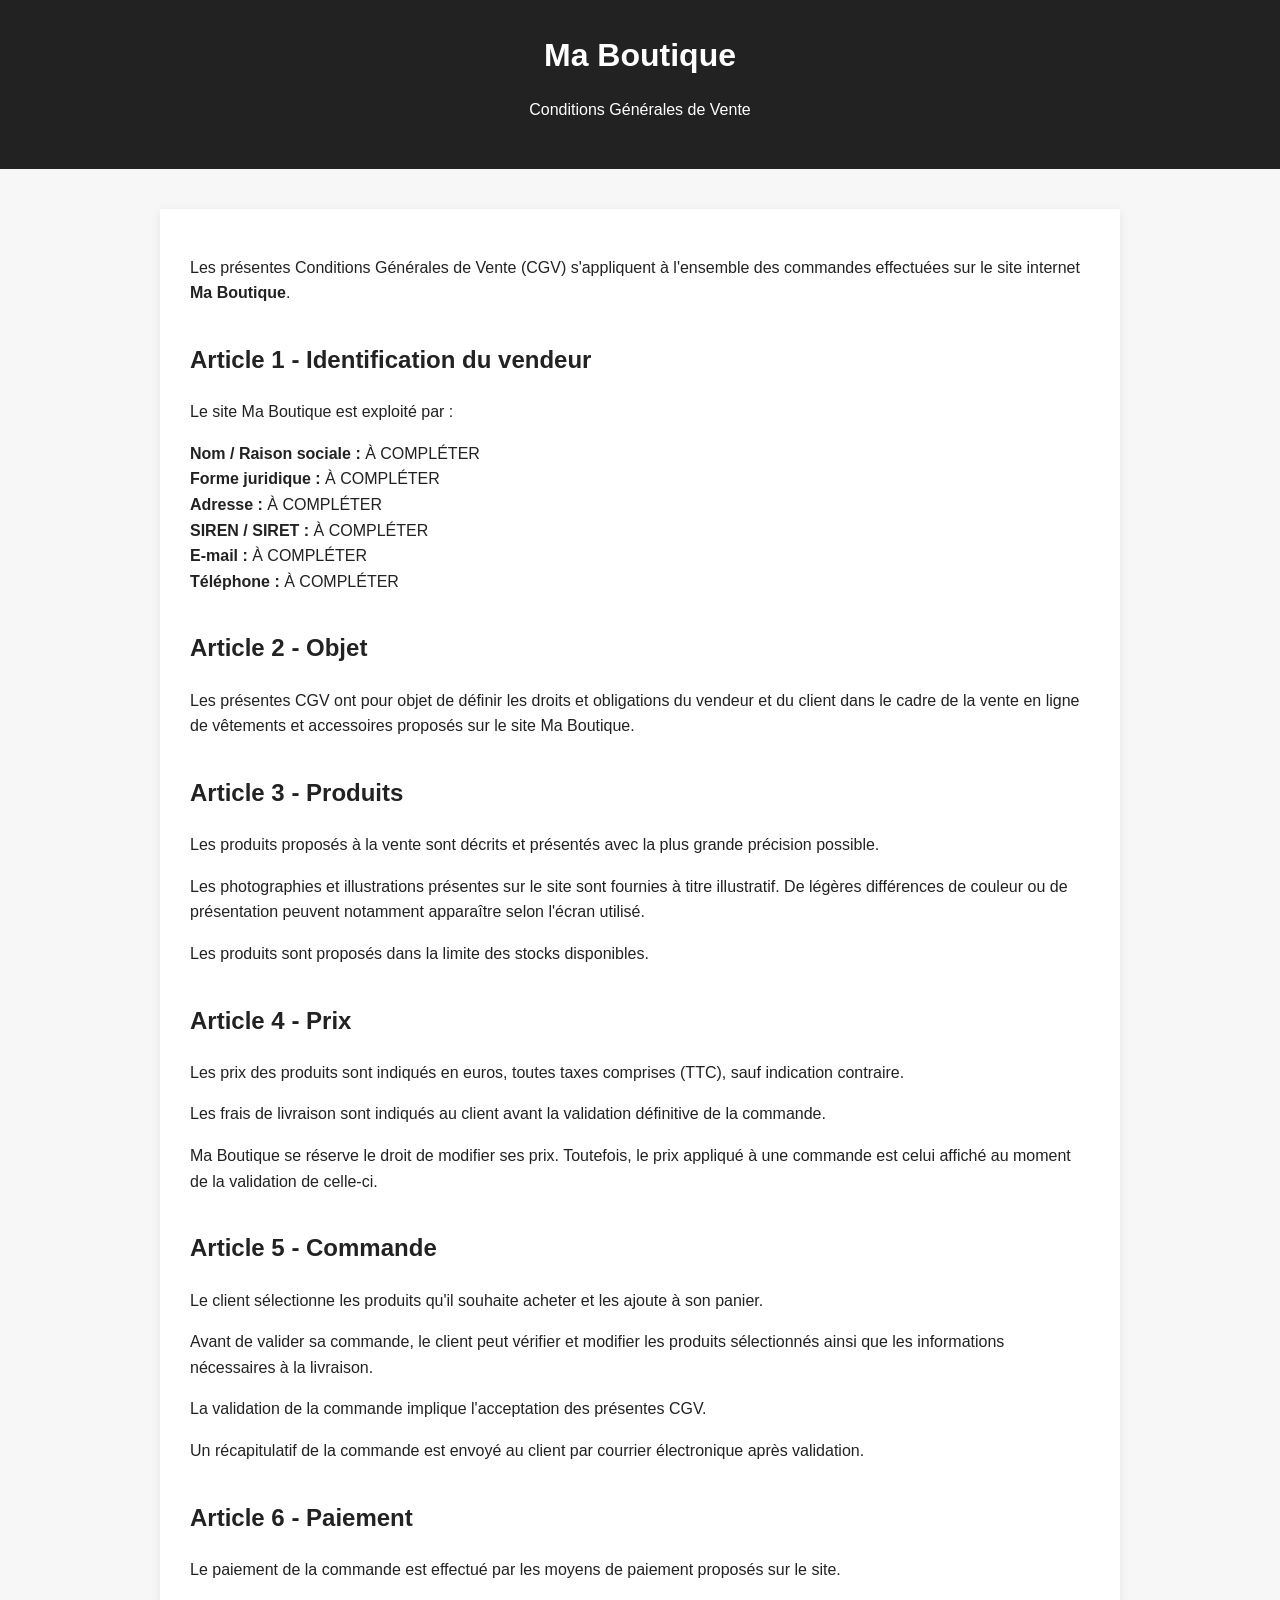
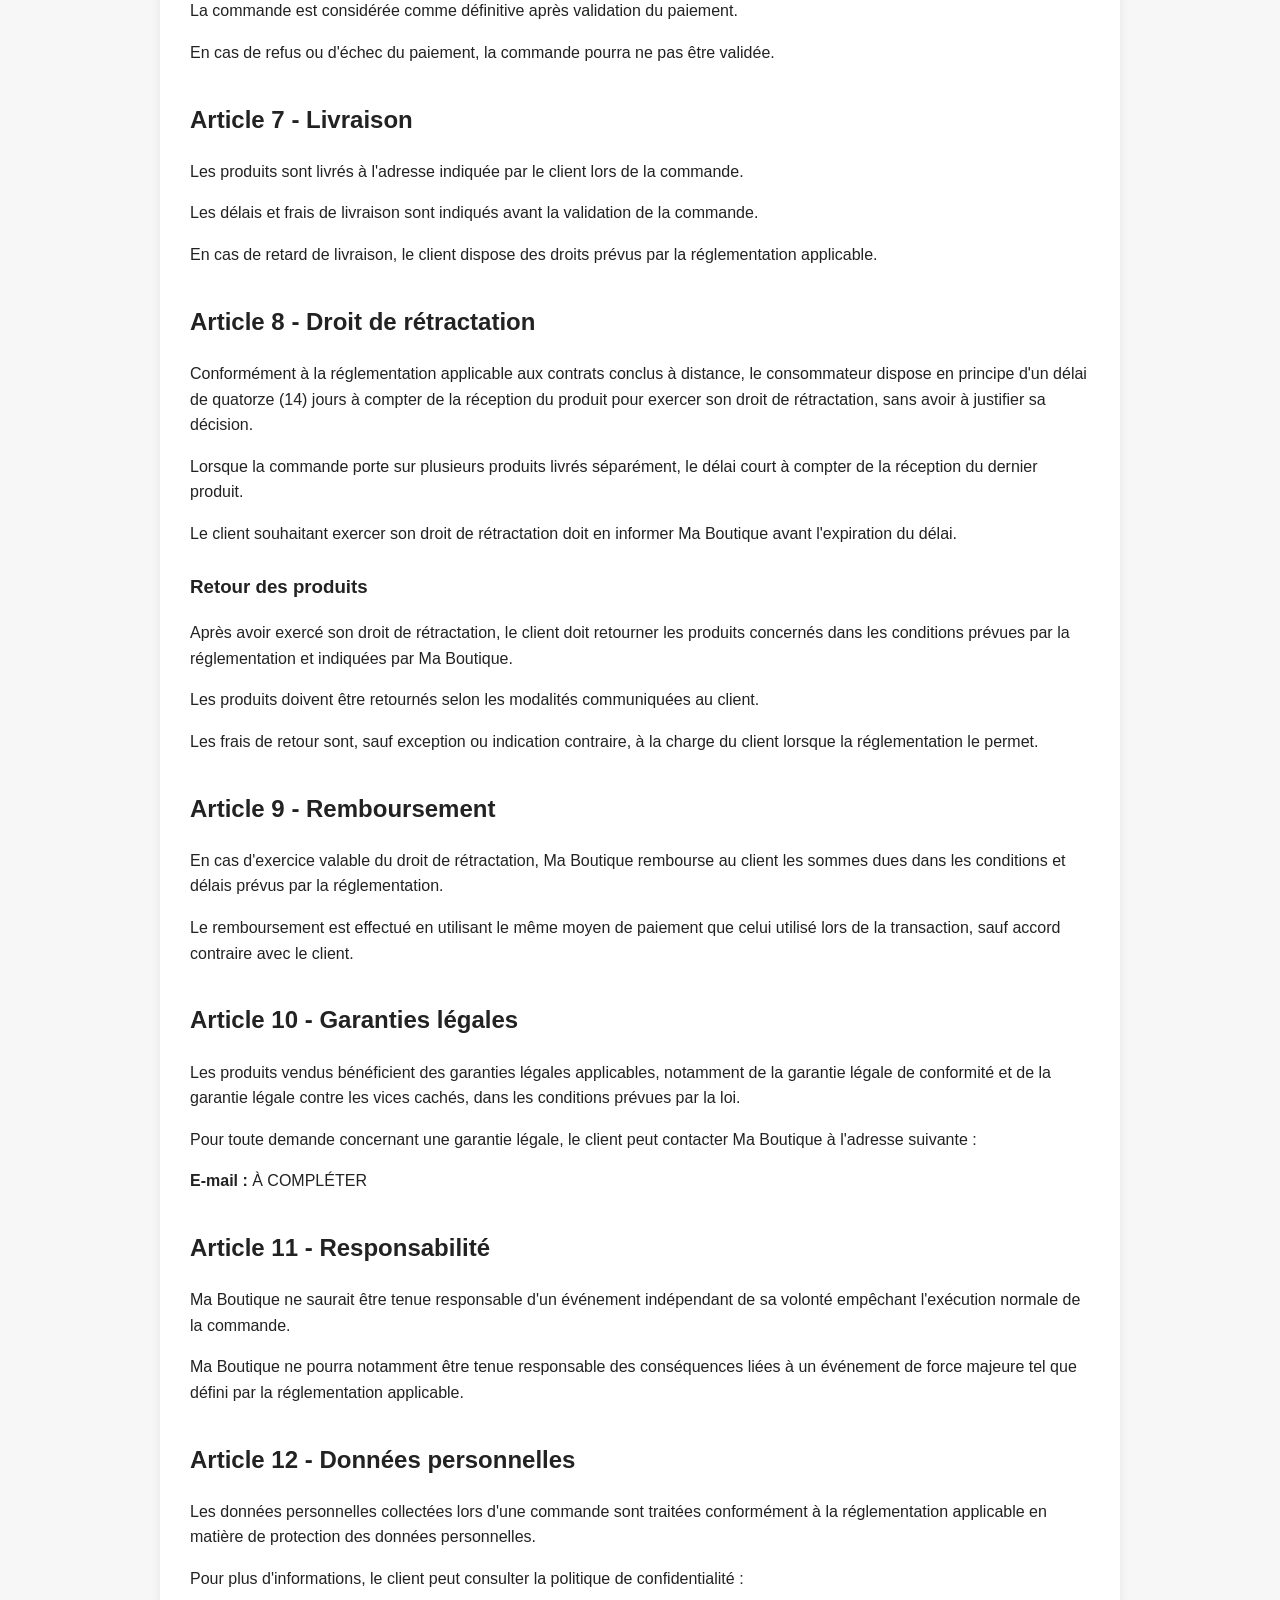
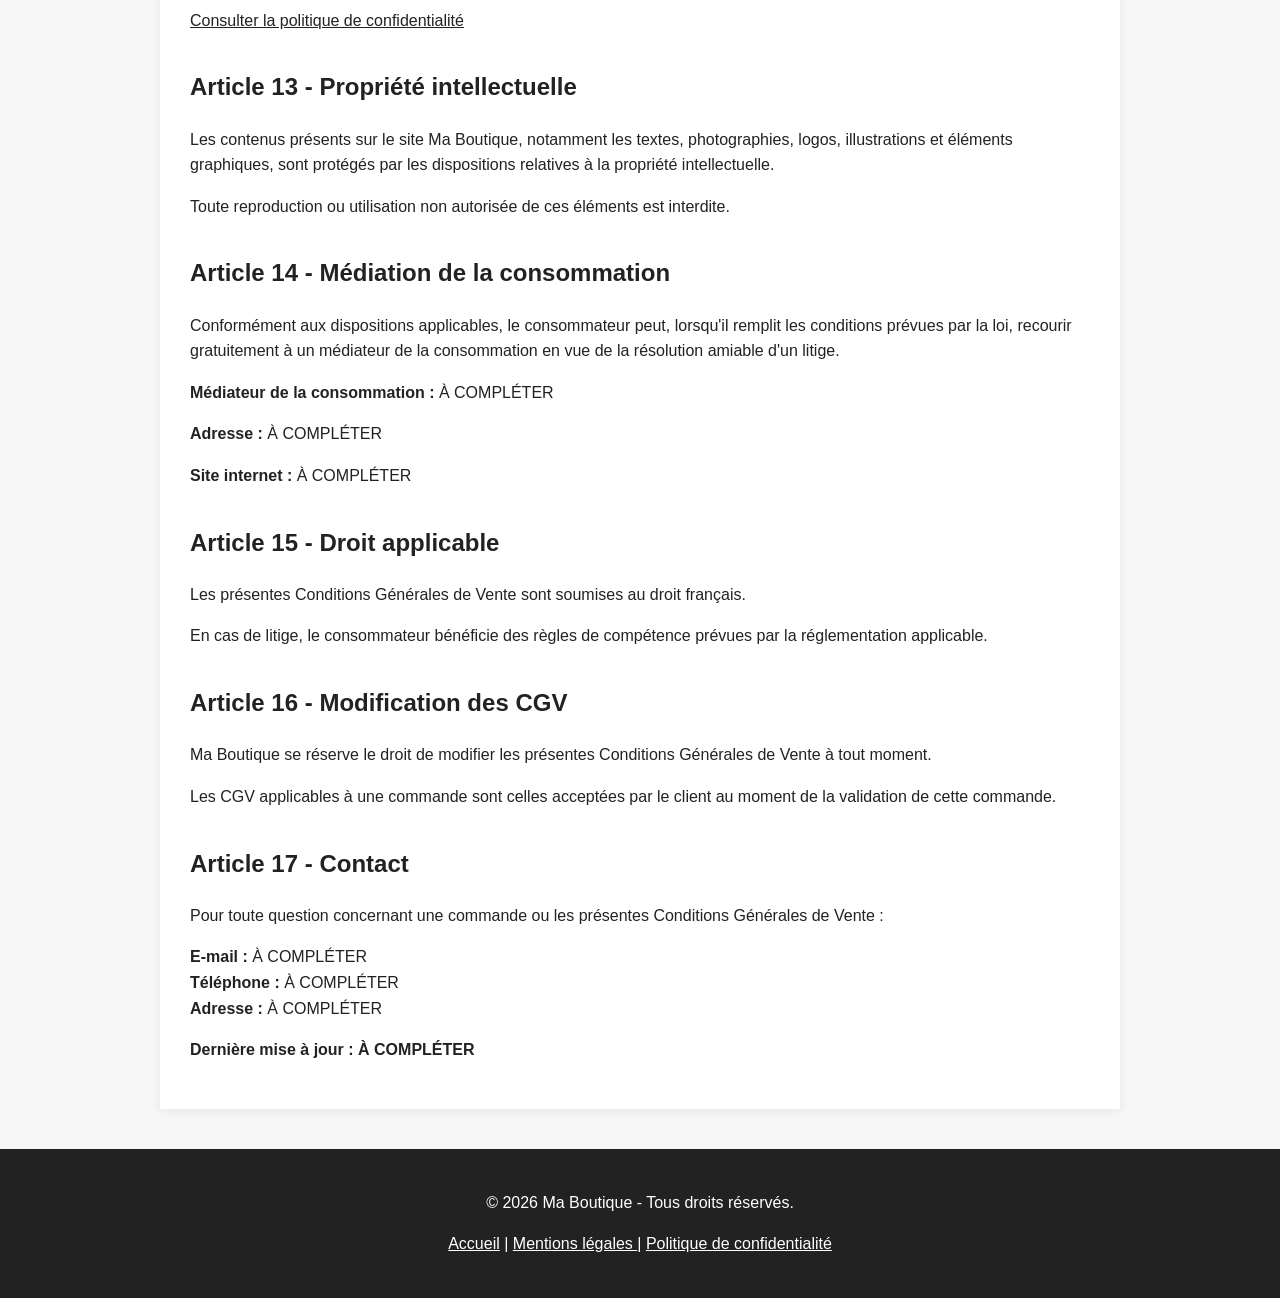
<file: cgv.html>
<!DOCTYPE html>
<html lang="fr">

<head>
    <meta charset="UTF-8">

    <meta name="viewport"
          content="width=device-width, initial-scale=1.0">

    <title>CGV - Ma Boutique</title>

    <meta name="description"
          content="Conditions générales de vente de Ma Boutique.">

    <style>
        /* Style général */
        body {
            font-family: Arial, sans-serif;
            line-height: 1.6;
            margin: 0;
            background-color: #f7f7f7;
            color: #222;
        }

        /* En-tête */
        header {
            background-color: #222;
            color: white;
            text-align: center;
            padding: 30px 20px;
        }

        header h1 {
            margin: 0;
        }

        /* Contenu */
        main {
            max-width: 900px;
            margin: 40px auto;
            padding: 30px;
            background-color: white;
            box-shadow: 0 2px 10px rgba(0, 0, 0, 0.08);
        }

        h2 {
            margin-top: 35px;
            color: #222;
        }

        h3 {
            margin-top: 25px;
        }

        /* Liens */
        a {
            color: #222;
        }

        /* Pied de page */
        footer {
            background-color: #222;
            color: white;
            text-align: center;
            padding: 25px;
            margin-top: 40px;
        }

        footer a {
            color: white;
        }
    </style>
</head>

<body>

    <!-- En-tête -->
    <header>

        <h1>Ma Boutique</h1>

        <p>Conditions Générales de Vente</p>

    </header>


    <!-- Contenu des CGV -->
    <main>

        <p>
            Les présentes Conditions Générales de Vente (CGV)
            s'appliquent à l'ensemble des commandes effectuées
            sur le site internet <strong>Ma Boutique</strong>.
        </p>


        <h2>Article 1 - Identification du vendeur</h2>

        <p>
            Le site Ma Boutique est exploité par :
        </p>

        <p>
            <strong>Nom / Raison sociale :</strong> À COMPLÉTER<br>

            <strong>Forme juridique :</strong> À COMPLÉTER<br>

            <strong>Adresse :</strong> À COMPLÉTER<br>

            <strong>SIREN / SIRET :</strong> À COMPLÉTER<br>

            <strong>E-mail :</strong> À COMPLÉTER<br>

            <strong>Téléphone :</strong> À COMPLÉTER
        </p>


        <h2>Article 2 - Objet</h2>

        <p>
            Les présentes CGV ont pour objet de définir les droits
            et obligations du vendeur et du client dans le cadre de
            la vente en ligne de vêtements et accessoires proposés
            sur le site Ma Boutique.
        </p>


        <h2>Article 3 - Produits</h2>

        <p>
            Les produits proposés à la vente sont décrits et
            présentés avec la plus grande précision possible.
        </p>

        <p>
            Les photographies et illustrations présentes sur le site
            sont fournies à titre illustratif. De légères différences
            de couleur ou de présentation peuvent notamment apparaître
            selon l'écran utilisé.
        </p>

        <p>
            Les produits sont proposés dans la limite des stocks
            disponibles.
        </p>


        <h2>Article 4 - Prix</h2>

        <p>
            Les prix des produits sont indiqués en euros, toutes taxes
            comprises (TTC), sauf indication contraire.
        </p>

        <p>
            Les frais de livraison sont indiqués au client avant
            la validation définitive de la commande.
        </p>

        <p>
            Ma Boutique se réserve le droit de modifier ses prix.
            Toutefois, le prix appliqué à une commande est celui
            affiché au moment de la validation de celle-ci.
        </p>


        <h2>Article 5 - Commande</h2>

        <p>
            Le client sélectionne les produits qu'il souhaite acheter
            et les ajoute à son panier.
        </p>

        <p>
            Avant de valider sa commande, le client peut vérifier
            et modifier les produits sélectionnés ainsi que les
            informations nécessaires à la livraison.
        </p>

        <p>
            La validation de la commande implique l'acceptation
            des présentes CGV.
        </p>

        <p>
            Un récapitulatif de la commande est envoyé au client
            par courrier électronique après validation.
        </p>


        <h2>Article 6 - Paiement</h2>

        <p>
            Le paiement de la commande est effectué par les moyens
            de paiement proposés sur le site.
        </p>

        <p>
            La commande est considérée comme définitive après
            validation du paiement.
        </p>

        <p>
            En cas de refus ou d'échec du paiement, la commande
            pourra ne pas être validée.
        </p>


        <h2>Article 7 - Livraison</h2>

        <p>
            Les produits sont livrés à l'adresse indiquée par
            le client lors de la commande.
        </p>

        <p>
            Les délais et frais de livraison sont indiqués avant
            la validation de la commande.
        </p>

        <p>
            En cas de retard de livraison, le client dispose des
            droits prévus par la réglementation applicable.
        </p>


        <h2>Article 8 - Droit de rétractation</h2>

        <p>
            Conformément à la réglementation applicable aux contrats
            conclus à distance, le consommateur dispose en principe
            d'un délai de quatorze (14) jours à compter de la réception
            du produit pour exercer son droit de rétractation,
            sans avoir à justifier sa décision.
        </p>

        <p>
            Lorsque la commande porte sur plusieurs produits livrés
            séparément, le délai court à compter de la réception
            du dernier produit.
        </p>

        <p>
            Le client souhaitant exercer son droit de rétractation
            doit en informer Ma Boutique avant l'expiration du délai.
        </p>

        <h3>Retour des produits</h3>

        <p>
            Après avoir exercé son droit de rétractation, le client
            doit retourner les produits concernés dans les conditions
            prévues par la réglementation et indiquées par Ma Boutique.
        </p>

        <p>
            Les produits doivent être retournés selon les modalités
            communiquées au client.
        </p>

        <p>
            Les frais de retour sont, sauf exception ou indication
            contraire, à la charge du client lorsque la réglementation
            le permet.
        </p>


        <h2>Article 9 - Remboursement</h2>

        <p>
            En cas d'exercice valable du droit de rétractation,
            Ma Boutique rembourse au client les sommes dues dans
            les conditions et délais prévus par la réglementation.
        </p>

        <p>
            Le remboursement est effectué en utilisant le même moyen
            de paiement que celui utilisé lors de la transaction,
            sauf accord contraire avec le client.
        </p>


        <h2>Article 10 - Garanties légales</h2>

        <p>
            Les produits vendus bénéficient des garanties légales
            applicables, notamment de la garantie légale de conformité
            et de la garantie légale contre les vices cachés,
            dans les conditions prévues par la loi.
        </p>

        <p>
            Pour toute demande concernant une garantie légale,
            le client peut contacter Ma Boutique à l'adresse suivante :
        </p>

        <p>
            <strong>E-mail :</strong> À COMPLÉTER
        </p>


        <h2>Article 11 - Responsabilité</h2>

        <p>
            Ma Boutique ne saurait être tenue responsable d'un
            événement indépendant de sa volonté empêchant
            l'exécution normale de la commande.
        </p>

        <p>
            Ma Boutique ne pourra notamment être tenue responsable
            des conséquences liées à un événement de force majeure
            tel que défini par la réglementation applicable.
        </p>


        <h2>Article 12 - Données personnelles</h2>

        <p>
            Les données personnelles collectées lors d'une commande
            sont traitées conformément à la réglementation applicable
            en matière de protection des données personnelles.
        </p>

        <p>
            Pour plus d'informations, le client peut consulter
            la politique de confidentialité :
        </p>

        <p>
            <a href="politique-confidentialite.html">
                Consulter la politique de confidentialité
            </a>
        </p>


        <h2>Article 13 - Propriété intellectuelle</h2>

        <p>
            Les contenus présents sur le site Ma Boutique, notamment
            les textes, photographies, logos, illustrations et éléments
            graphiques, sont protégés par les dispositions relatives
            à la propriété intellectuelle.
        </p>

        <p>
            Toute reproduction ou utilisation non autorisée de ces
            éléments est interdite.
        </p>


        <h2>Article 14 - Médiation de la consommation</h2>

        <p>
            Conformément aux dispositions applicables, le consommateur
            peut, lorsqu'il remplit les conditions prévues par la loi,
            recourir gratuitement à un médiateur de la consommation
            en vue de la résolution amiable d'un litige.
        </p>

        <p>
            <strong>Médiateur de la consommation :</strong>
            À COMPLÉTER
        </p>

        <p>
            <strong>Adresse :</strong> À COMPLÉTER
        </p>

        <p>
            <strong>Site internet :</strong> À COMPLÉTER
        </p>


        <h2>Article 15 - Droit applicable</h2>

        <p>
            Les présentes Conditions Générales de Vente sont soumises
            au droit français.
        </p>

        <p>
            En cas de litige, le consommateur bénéficie des règles
            de compétence prévues par la réglementation applicable.
        </p>


        <h2>Article 16 - Modification des CGV</h2>

        <p>
            Ma Boutique se réserve le droit de modifier les présentes
            Conditions Générales de Vente à tout moment.
        </p>

        <p>
            Les CGV applicables à une commande sont celles acceptées
            par le client au moment de la validation de cette commande.
        </p>


        <h2>Article 17 - Contact</h2>

        <p>
            Pour toute question concernant une commande ou les
            présentes Conditions Générales de Vente :
        </p>

        <p>
            <strong>E-mail :</strong> À COMPLÉTER<br>

            <strong>Téléphone :</strong> À COMPLÉTER<br>

            <strong>Adresse :</strong> À COMPLÉTER
        </p>


        <p>
            <strong>
                Dernière mise à jour : À COMPLÉTER
            </strong>
        </p>

    </main>


    <!-- Pied de page -->
    <footer>

        <p>
            &copy; 2026 Ma Boutique - Tous droits réservés.
        </p>

        <p>
            <a href="index.html">Accueil</a> |
            <a href="mentions-legales.html">
                Mentions légales
            </a> |
            <a href="politique-confidentialite.html">
                Politique de confidentialité
            </a>
        </p>

    </footer>

</body>

</html>
</file>
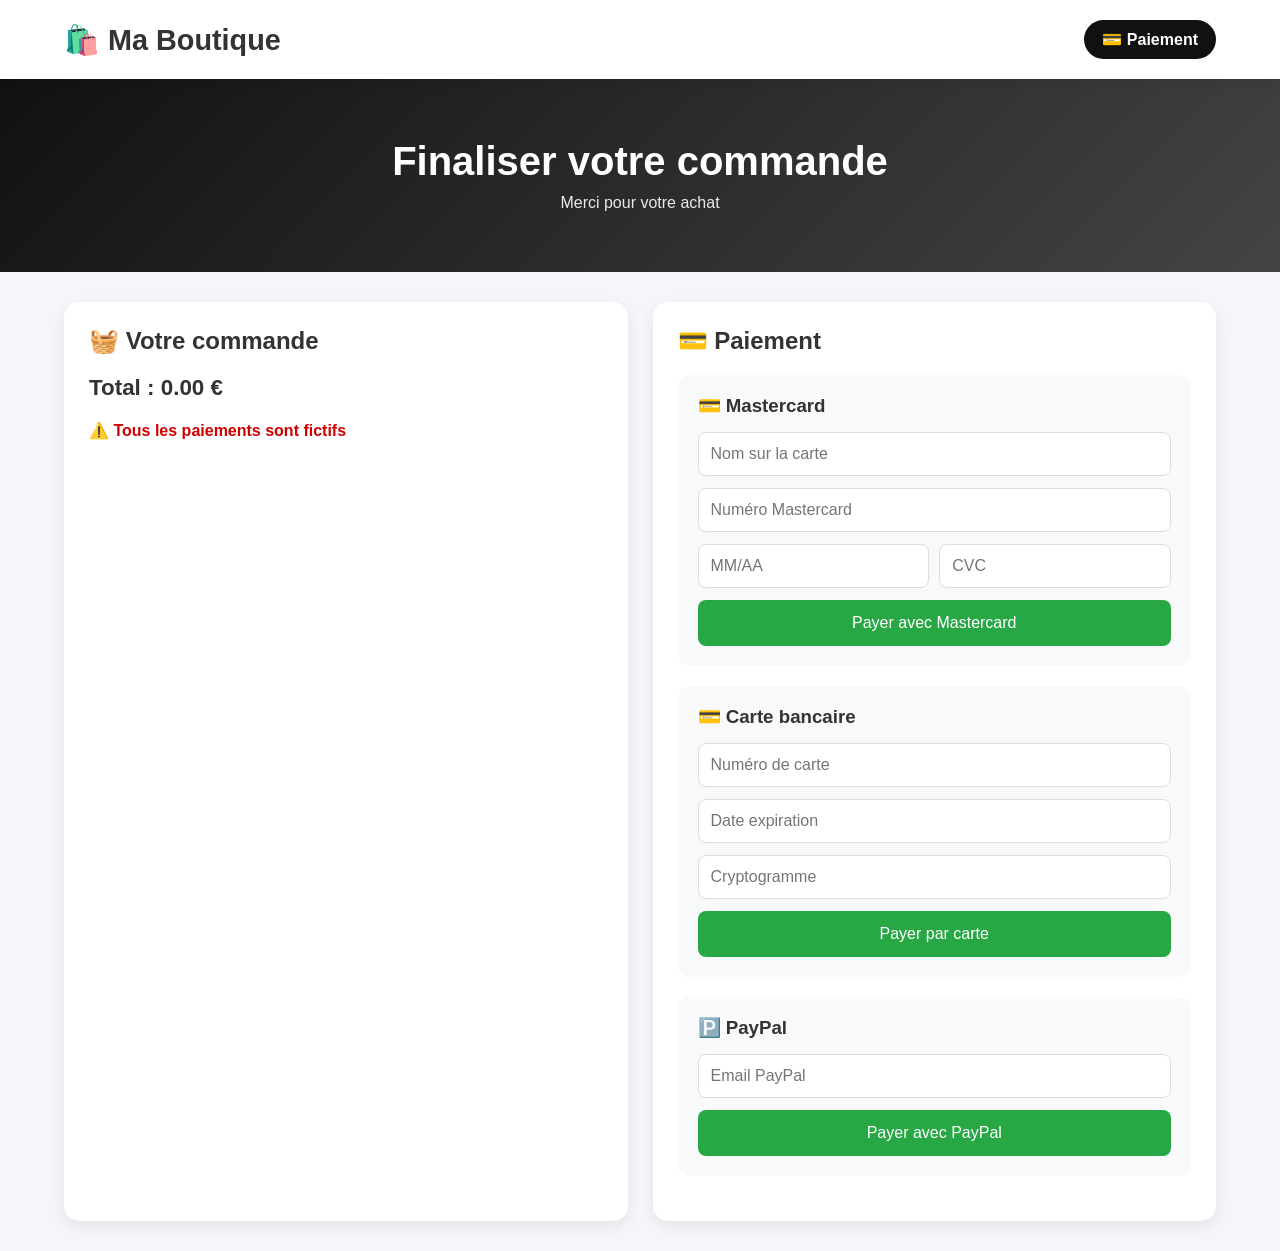
<file: checkout.html>
<!DOCTYPE html>
<html lang="fr">

<head>

<meta charset="UTF-8">

<meta name="viewport" content="width=device-width, initial-scale=1.0">

<title>Paiement - Ma Boutique</title>


<link rel="stylesheet" href="checkout.css">


</head>


<body>



<header>


<div class="logo">
🛍️ Ma Boutique
</div>


<div class="cart-header">

💳 Paiement

</div>


</header>





<section class="hero">


<h1>
Finaliser votre commande
</h1>


<p>
Merci pour votre achat
</p>


</section>







<main>



<section class="checkout-grid">






<!-- RESUME -->


<div class="checkout-box">


<h2>
🧺 Votre commande
</h2>



<div id="summary">

</div>



<div class="total">

Total :
<span id="checkout-total">
0.00
</span>
€

</div>



<p class="warning">

⚠️ Tous les paiements sont fictifs

</p>


</div>









<!-- PAIEMENT -->


<div class="checkout-box">



<h2>
💳 Paiement
</h2>





<div class="payment-card">



<h3>
💳 Mastercard
</h3>



<input
type="text"
placeholder="Nom sur la carte">



<input
type="text"
placeholder="Numéro Mastercard">





<div class="card-row">


<input
type="text"
placeholder="MM/AA">


<input
type="text"
placeholder="CVC">


</div>





<button onclick="fakePayment('Mastercard')">

Payer avec Mastercard

</button>



</div>








<div class="payment-card">


<h3>
💳 Carte bancaire
</h3>



<input
type="text"
placeholder="Numéro de carte">


<input
type="text"
placeholder="Date expiration">


<input
type="text"
placeholder="Cryptogramme">



<button onclick="fakePayment('Carte bancaire')">

Payer par carte

</button>



</div>










<div class="payment-card">


<h3>
🅿️ PayPal
</h3>



<input
type="email"
placeholder="Email PayPal">





<button onclick="fakePayment('PayPal')">

Payer avec PayPal

</button>




</div>





</div>





</section>



</main>






<script src="checkout.js"></script>



</body>


</html>
</file>
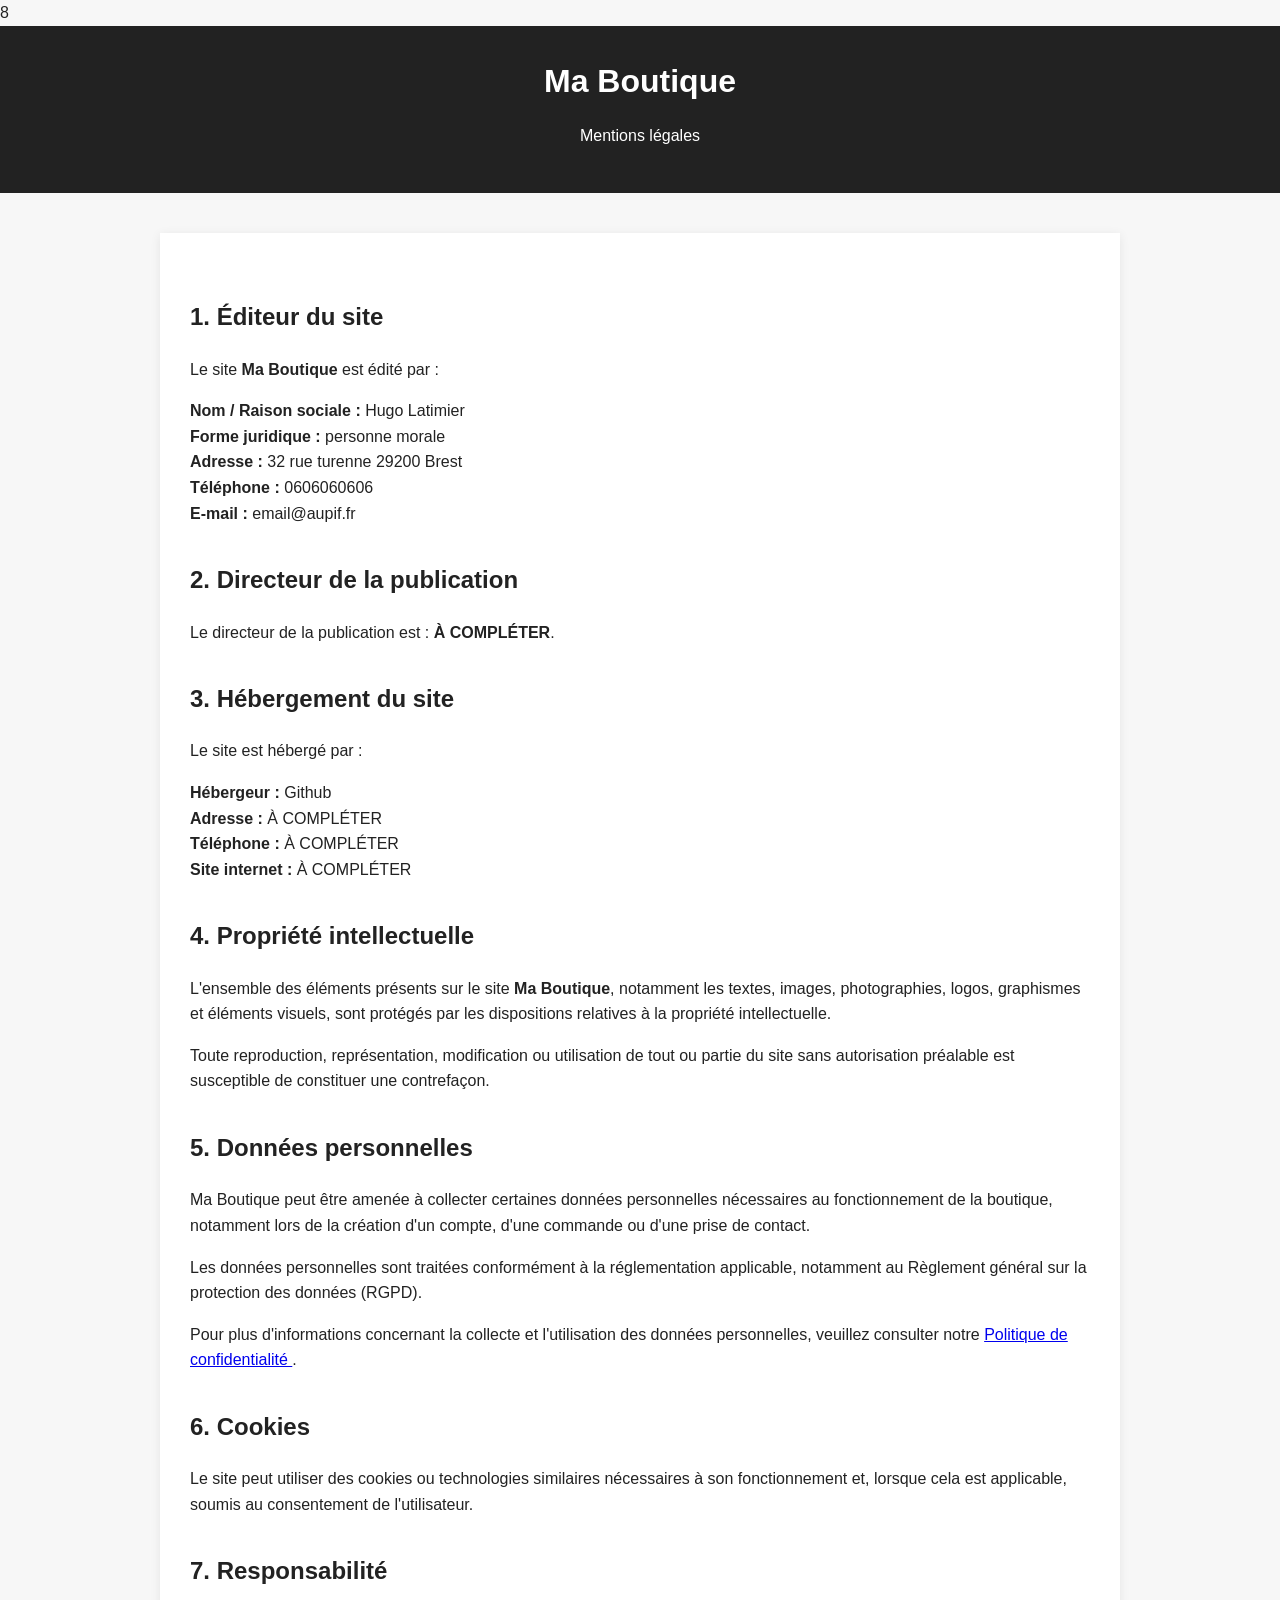
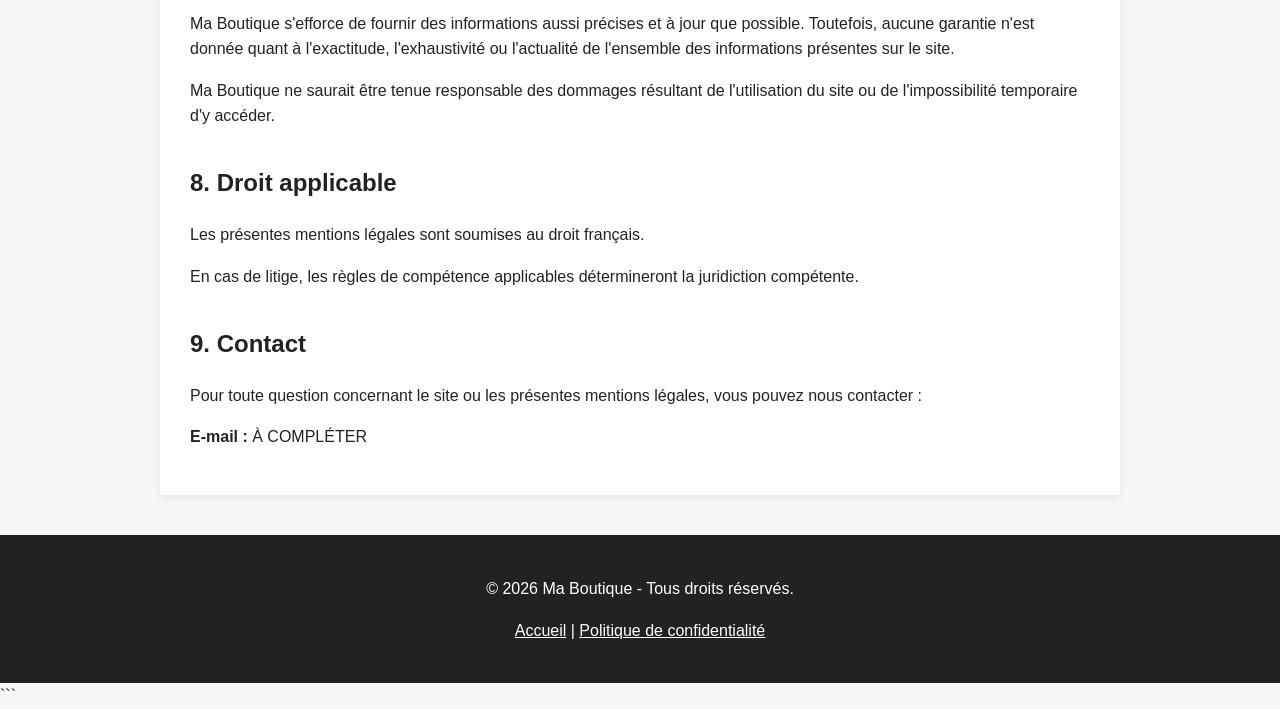
<file: mentionslegales.html>
8<!DOCTYPE html>
<html lang="fr">
<head>
    <meta charset="UTF-8">
    <meta name="viewport" content="width=device-width, initial-scale=1.0">

    <title>Mentions légales - Ma Boutique</title>

    <meta name="description"
          content="Mentions légales de Ma Boutique, boutique en ligne de vêtements.">

    <style>
        /* Style général de la page */
        body {
            font-family: Arial, sans-serif;
            line-height: 1.6;
            margin: 0;
            padding: 0;
            background-color: #f7f7f7;
            color: #222;
        }

        /* En-tête */
        header {
            background-color: #222;
            color: white;
            padding: 30px 20px;
            text-align: center;
        }

        header h1 {
            margin: 0;
        }

        /* Contenu principal */
        main {
            max-width: 900px;
            margin: 40px auto;
            padding: 30px;
            background-color: white;
            box-shadow: 0 2px 10px rgba(0, 0, 0, 0.08);
        }

        h2 {
            margin-top: 35px;
            color: #222;
        }

        p {
            margin-bottom: 15px;
        }

        /* Pied de page */
        footer {
            text-align: center;
            padding: 25px;
            background-color: #222;
            color: white;
            margin-top: 40px;
        }

        footer a {
            color: white;
        }
    </style>
</head>

<body>

    <!-- En-tête -->
    <header>
        <h1>Ma Boutique</h1>
        <p>Mentions légales</p>
    </header>


    <!-- Contenu des mentions légales -->
    <main>

        <h2>1. Éditeur du site</h2>

        <p>
            Le site <strong>Ma Boutique</strong> est édité par :
        </p>

        <p>
            <strong>Nom / Raison sociale :</strong> Hugo Latimier<br>
            <strong>Forme juridique :</strong> personne morale<br>
            <strong>Adresse :</strong> 32 rue turenne 29200 Brest<br>
            <strong>Téléphone :</strong> 0606060606<br>
            <strong>E-mail :</strong> email@aupif.fr
        </p>


        <h2>2. Directeur de la publication</h2>

        <p>
            Le directeur de la publication est :
            <strong>À COMPLÉTER</strong>.
        </p>


        <h2>3. Hébergement du site</h2>

        <p>
            Le site est hébergé par :
        </p>

        <p>
            <strong>Hébergeur :</strong> Github<br>
            <strong>Adresse :</strong> À COMPLÉTER<br>
            <strong>Téléphone :</strong> À COMPLÉTER<br>
            <strong>Site internet :</strong> À COMPLÉTER
        </p>


        <h2>4. Propriété intellectuelle</h2>

        <p>
            L'ensemble des éléments présents sur le site
            <strong>Ma Boutique</strong>, notamment les textes, images,
            photographies, logos, graphismes et éléments visuels, sont
            protégés par les dispositions relatives à la propriété
            intellectuelle.
        </p>

        <p>
            Toute reproduction, représentation, modification ou utilisation
            de tout ou partie du site sans autorisation préalable est
            susceptible de constituer une contrefaçon.
        </p>


        <h2>5. Données personnelles</h2>

        <p>
            Ma Boutique peut être amenée à collecter certaines données
            personnelles nécessaires au fonctionnement de la boutique,
            notamment lors de la création d'un compte, d'une commande ou
            d'une prise de contact.
        </p>

        <p>
            Les données personnelles sont traitées conformément à la
            réglementation applicable, notamment au Règlement général sur
            la protection des données (RGPD).
        </p>

        <p>
            Pour plus d'informations concernant la collecte et l'utilisation
            des données personnelles, veuillez consulter notre
            <a href="politique-confidentialite.html">
                Politique de confidentialité
            </a>.
        </p>


        <h2>6. Cookies</h2>

        <p>
            Le site peut utiliser des cookies ou technologies similaires
            nécessaires à son fonctionnement et, lorsque cela est applicable,
            soumis au consentement de l'utilisateur.
        </p>


        <h2>7. Responsabilité</h2>

        <p>
            Ma Boutique s'efforce de fournir des informations aussi
            précises et à jour que possible. Toutefois, aucune garantie
            n'est donnée quant à l'exactitude, l'exhaustivité ou
            l'actualité de l'ensemble des informations présentes sur le site.
        </p>

        <p>
            Ma Boutique ne saurait être tenue responsable des dommages
            résultant de l'utilisation du site ou de l'impossibilité
            temporaire d'y accéder.
        </p>


        <h2>8. Droit applicable</h2>

        <p>
            Les présentes mentions légales sont soumises au droit français.
        </p>

        <p>
            En cas de litige, les règles de compétence applicables
            détermineront la juridiction compétente.
        </p>


        <h2>9. Contact</h2>

        <p>
            Pour toute question concernant le site ou les présentes
            mentions légales, vous pouvez nous contacter :
        </p>

        <p>
            <strong>E-mail :</strong> À COMPLÉTER
        </p>

    </main>


    <!-- Pied de page -->
    <footer>
        <p>&copy; 2026 Ma Boutique - Tous droits réservés.</p>

        <p>
            <a href="index.html">Accueil</a> |
            <a href="politique-confidentialite.html">
                Politique de confidentialité
            </a>
        </p>
    </footer>

</body>
</html>
```
</file>
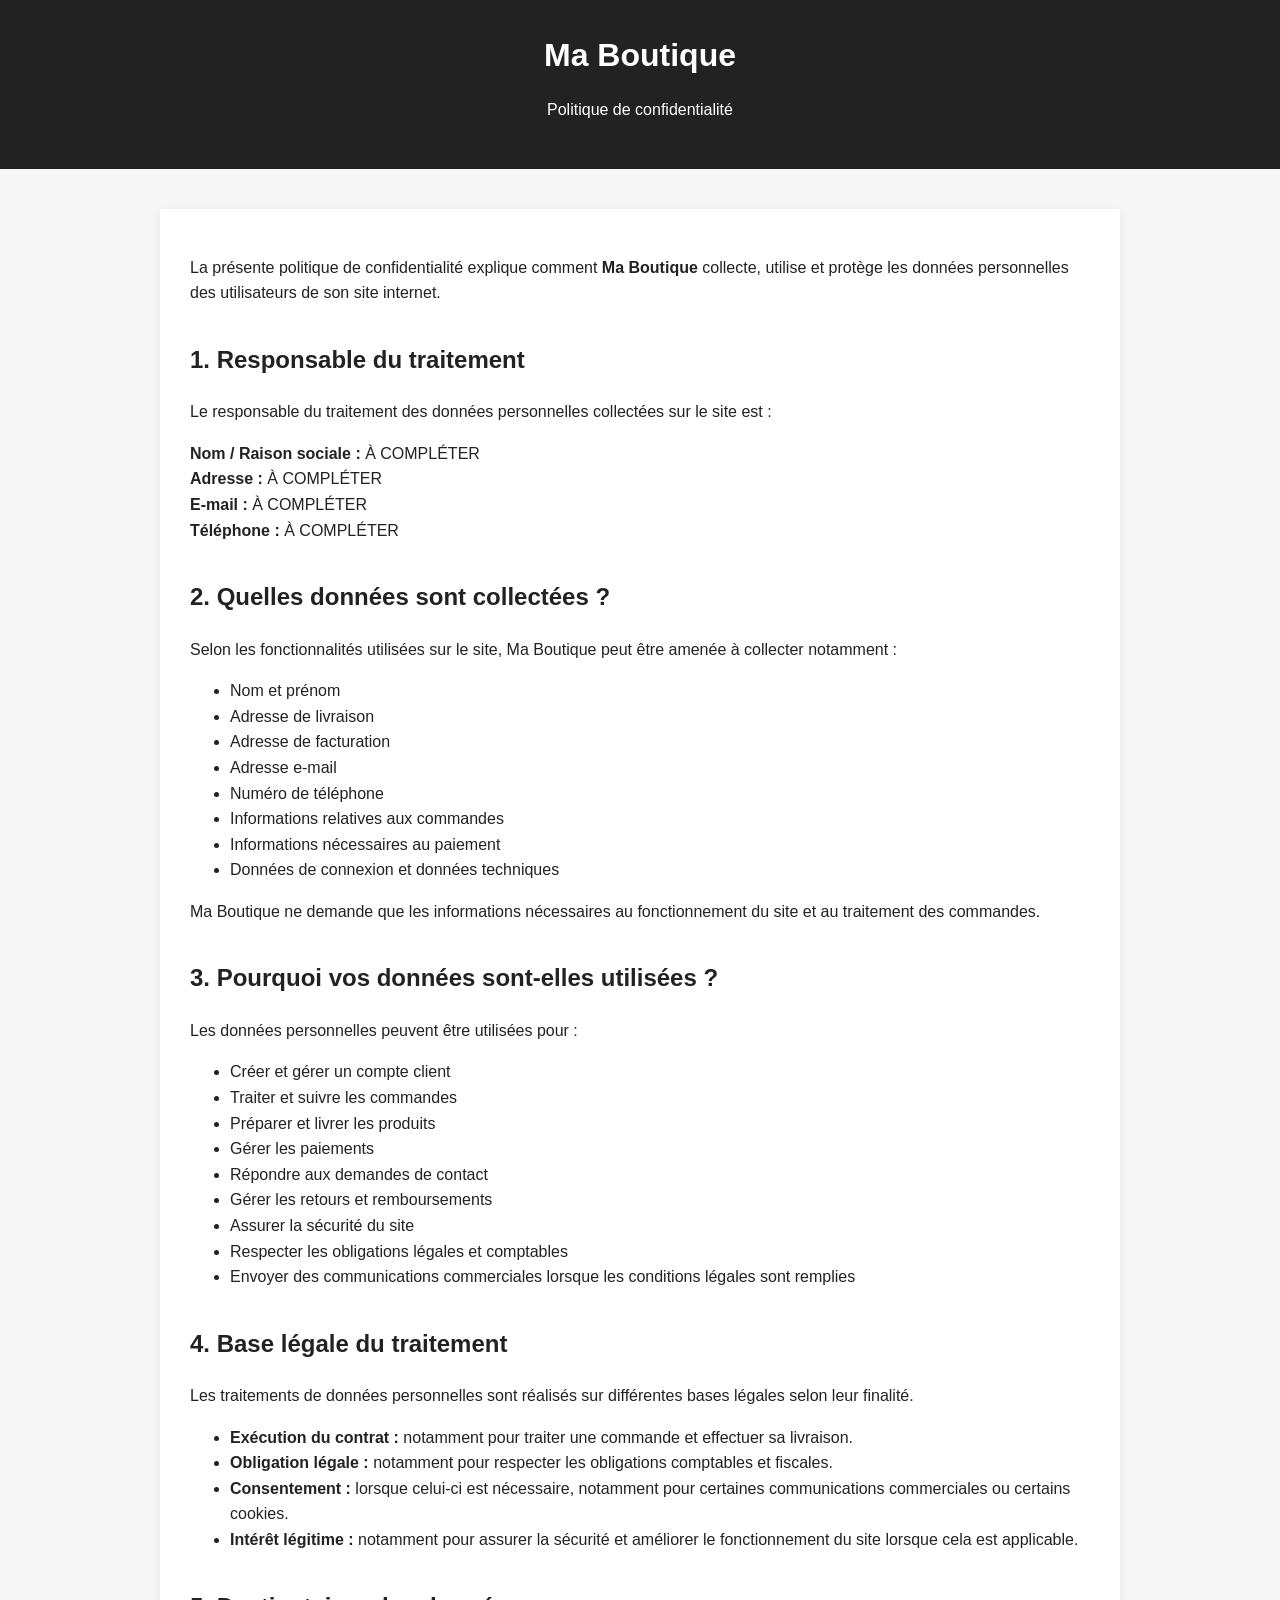
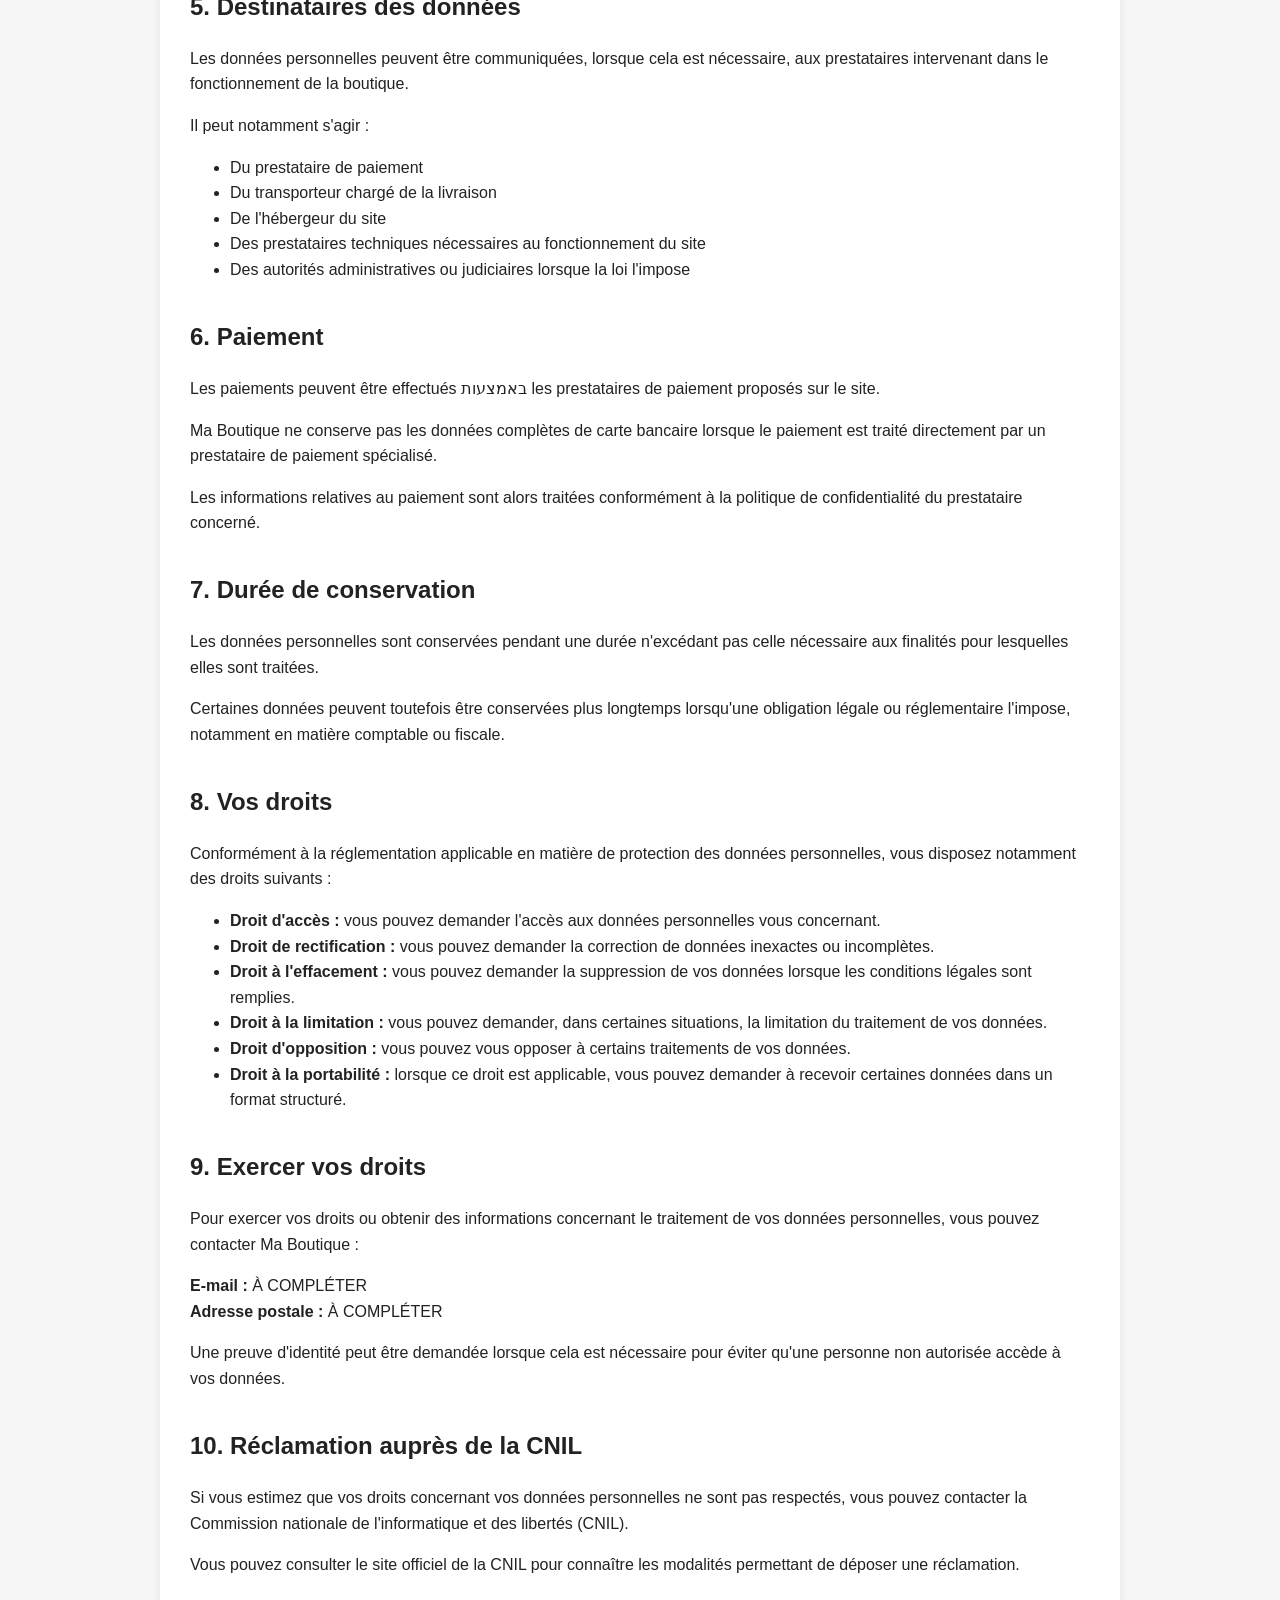
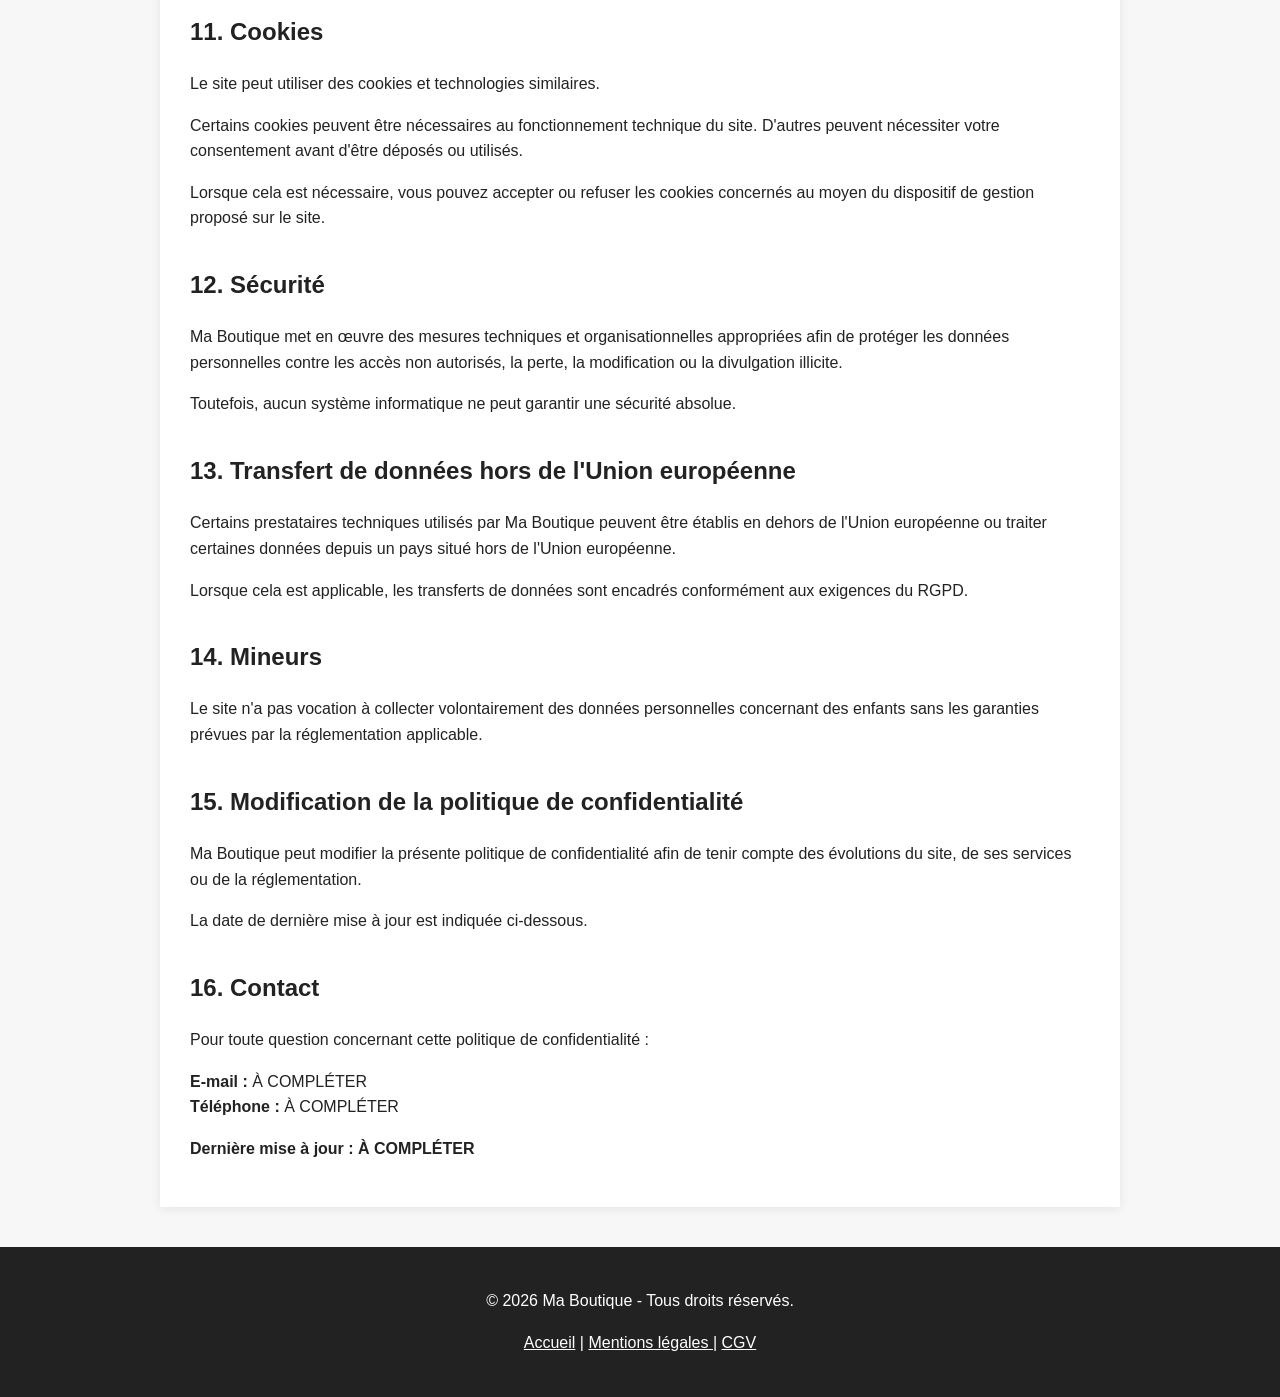
<file: rgpd.html>
<!DOCTYPE html>
<html lang="fr">

<head>
    <meta charset="UTF-8">

    <meta name="viewport" content="width=device-width, initial-scale=1.0">

    <title>Politique de confidentialité - Ma Boutique</title>

    <meta name="description"
          content="Politique de confidentialité et protection des données personnelles de Ma Boutique.">

    <style>
        /* Style général */
        body {
            font-family: Arial, sans-serif;
            line-height: 1.6;
            margin: 0;
            background-color: #f7f7f7;
            color: #222;
        }

        /* En-tête */
        header {
            background-color: #222;
            color: white;
            text-align: center;
            padding: 30px 20px;
        }

        header h1 {
            margin: 0;
        }

        /* Contenu */
        main {
            max-width: 900px;
            margin: 40px auto;
            padding: 30px;
            background-color: white;
            box-shadow: 0 2px 10px rgba(0, 0, 0, 0.08);
        }

        h2 {
            margin-top: 35px;
            color: #222;
        }

        h3 {
            margin-top: 25px;
        }

        a {
            color: #222;
        }

        /* Pied de page */
        footer {
            background-color: #222;
            color: white;
            text-align: center;
            padding: 25px;
            margin-top: 40px;
        }

        footer a {
            color: white;
        }
    </style>
</head>

<body>

    <!-- En-tête -->
    <header>

        <h1>Ma Boutique</h1>

        <p>Politique de confidentialité</p>

    </header>


    <!-- Contenu -->
    <main>

        <p>
            La présente politique de confidentialité explique comment
            <strong>Ma Boutique</strong> collecte, utilise et protège
            les données personnelles des utilisateurs de son site
            internet.
        </p>


        <h2>1. Responsable du traitement</h2>

        <p>
            Le responsable du traitement des données personnelles
            collectées sur le site est :
        </p>

        <p>
            <strong>Nom / Raison sociale :</strong> À COMPLÉTER<br>

            <strong>Adresse :</strong> À COMPLÉTER<br>

            <strong>E-mail :</strong> À COMPLÉTER<br>

            <strong>Téléphone :</strong> À COMPLÉTER
        </p>


        <h2>2. Quelles données sont collectées ?</h2>

        <p>
            Selon les fonctionnalités utilisées sur le site,
            Ma Boutique peut être amenée à collecter notamment :
        </p>

        <ul>
            <li>Nom et prénom</li>
            <li>Adresse de livraison</li>
            <li>Adresse de facturation</li>
            <li>Adresse e-mail</li>
            <li>Numéro de téléphone</li>
            <li>Informations relatives aux commandes</li>
            <li>Informations nécessaires au paiement</li>
            <li>Données de connexion et données techniques</li>
        </ul>

        <p>
            Ma Boutique ne demande que les informations nécessaires
            au fonctionnement du site et au traitement des commandes.
        </p>


        <h2>3. Pourquoi vos données sont-elles utilisées ?</h2>

        <p>
            Les données personnelles peuvent être utilisées pour :
        </p>

        <ul>
            <li>Créer et gérer un compte client</li>

            <li>Traiter et suivre les commandes</li>

            <li>Préparer et livrer les produits</li>

            <li>Gérer les paiements</li>

            <li>Répondre aux demandes de contact</li>

            <li>Gérer les retours et remboursements</li>

            <li>Assurer la sécurité du site</li>

            <li>Respecter les obligations légales et comptables</li>

            <li>
                Envoyer des communications commerciales lorsque
                les conditions légales sont remplies
            </li>
        </ul>


        <h2>4. Base légale du traitement</h2>

        <p>
            Les traitements de données personnelles sont réalisés
            sur différentes bases légales selon leur finalité.
        </p>

        <ul>

            <li>
                <strong>Exécution du contrat :</strong>
                notamment pour traiter une commande et effectuer
                sa livraison.
            </li>

            <li>
                <strong>Obligation légale :</strong>
                notamment pour respecter les obligations comptables
                et fiscales.
            </li>

            <li>
                <strong>Consentement :</strong>
                lorsque celui-ci est nécessaire, notamment pour
                certaines communications commerciales ou certains
                cookies.
            </li>

            <li>
                <strong>Intérêt légitime :</strong>
                notamment pour assurer la sécurité et améliorer
                le fonctionnement du site lorsque cela est applicable.
            </li>

        </ul>


        <h2>5. Destinataires des données</h2>

        <p>
            Les données personnelles peuvent être communiquées,
            lorsque cela est nécessaire, aux prestataires intervenant
            dans le fonctionnement de la boutique.
        </p>

        <p>
            Il peut notamment s'agir :
        </p>

        <ul>

            <li>Du prestataire de paiement</li>

            <li>Du transporteur chargé de la livraison</li>

            <li>De l'hébergeur du site</li>

            <li>Des prestataires techniques nécessaires au fonctionnement
                du site</li>

            <li>Des autorités administratives ou judiciaires lorsque
                la loi l'impose</li>

        </ul>


        <h2>6. Paiement</h2>

        <p>
            Les paiements peuvent être effectués באמצעות les
            prestataires de paiement proposés sur le site.
        </p>

        <p>
            Ma Boutique ne conserve pas les données complètes de
            carte bancaire lorsque le paiement est traité directement
            par un prestataire de paiement spécialisé.
        </p>

        <p>
            Les informations relatives au paiement sont alors traitées
            conformément à la politique de confidentialité du
            prestataire concerné.
        </p>


        <h2>7. Durée de conservation</h2>

        <p>
            Les données personnelles sont conservées pendant une durée
            n'excédant pas celle nécessaire aux finalités pour lesquelles
            elles sont traitées.
        </p>

        <p>
            Certaines données peuvent toutefois être conservées plus
            longtemps lorsqu'une obligation légale ou réglementaire
            l'impose, notamment en matière comptable ou fiscale.
        </p>


        <h2>8. Vos droits</h2>

        <p>
            Conformément à la réglementation applicable en matière de
            protection des données personnelles, vous disposez notamment
            des droits suivants :
        </p>

        <ul>

            <li>
                <strong>Droit d'accès :</strong>
                vous pouvez demander l'accès aux données personnelles
                vous concernant.
            </li>

            <li>
                <strong>Droit de rectification :</strong>
                vous pouvez demander la correction de données
                inexactes ou incomplètes.
            </li>

            <li>
                <strong>Droit à l'effacement :</strong>
                vous pouvez demander la suppression de vos données
                lorsque les conditions légales sont remplies.
            </li>

            <li>
                <strong>Droit à la limitation :</strong>
                vous pouvez demander, dans certaines situations,
                la limitation du traitement de vos données.
            </li>

            <li>
                <strong>Droit d'opposition :</strong>
                vous pouvez vous opposer à certains traitements
                de vos données.
            </li>

            <li>
                <strong>Droit à la portabilité :</strong>
                lorsque ce droit est applicable, vous pouvez demander
                à recevoir certaines données dans un format structuré.
            </li>

        </ul>


        <h2>9. Exercer vos droits</h2>

        <p>
            Pour exercer vos droits ou obtenir des informations
            concernant le traitement de vos données personnelles,
            vous pouvez contacter Ma Boutique :
        </p>

        <p>
            <strong>E-mail :</strong> À COMPLÉTER<br>

            <strong>Adresse postale :</strong> À COMPLÉTER
        </p>

        <p>
            Une preuve d'identité peut être demandée lorsque cela est
            nécessaire pour éviter qu'une personne non autorisée
            accède à vos données.
        </p>


        <h2>10. Réclamation auprès de la CNIL</h2>

        <p>
            Si vous estimez que vos droits concernant vos données
            personnelles ne sont pas respectés, vous pouvez contacter
            la Commission nationale de l'informatique et des libertés
            (CNIL).
        </p>

        <p>
            Vous pouvez consulter le site officiel de la CNIL pour
            connaître les modalités permettant de déposer une
            réclamation.
        </p>


        <h2>11. Cookies</h2>

        <p>
            Le site peut utiliser des cookies et technologies similaires.
        </p>

        <p>
            Certains cookies peuvent être nécessaires au fonctionnement
            technique du site. D'autres peuvent nécessiter votre
            consentement avant d'être déposés ou utilisés.
        </p>

        <p>
            Lorsque cela est nécessaire, vous pouvez accepter ou refuser
            les cookies concernés au moyen du dispositif de gestion
            proposé sur le site.
        </p>


        <h2>12. Sécurité</h2>

        <p>
            Ma Boutique met en œuvre des mesures techniques et
            organisationnelles appropriées afin de protéger les données
            personnelles contre les accès non autorisés, la perte,
            la modification ou la divulgation illicite.
        </p>

        <p>
            Toutefois, aucun système informatique ne peut garantir
            une sécurité absolue.
        </p>


        <h2>13. Transfert de données hors de l'Union européenne</h2>

        <p>
            Certains prestataires techniques utilisés par Ma Boutique
            peuvent être établis en dehors de l'Union européenne ou
            traiter certaines données depuis un pays situé hors de
            l'Union européenne.
        </p>

        <p>
            Lorsque cela est applicable, les transferts de données
            sont encadrés conformément aux exigences du RGPD.
        </p>


        <h2>14. Mineurs</h2>

        <p>
            Le site n'a pas vocation à collecter volontairement des
            données personnelles concernant des enfants sans les
            garanties prévues par la réglementation applicable.
        </p>


        <h2>15. Modification de la politique de confidentialité</h2>

        <p>
            Ma Boutique peut modifier la présente politique de
            confidentialité afin de tenir compte des évolutions
            du site, de ses services ou de la réglementation.
        </p>

        <p>
            La date de dernière mise à jour est indiquée ci-dessous.
        </p>


        <h2>16. Contact</h2>

        <p>
            Pour toute question concernant cette politique de
            confidentialité :
        </p>

        <p>
            <strong>E-mail :</strong> À COMPLÉTER<br>

            <strong>Téléphone :</strong> À COMPLÉTER
        </p>


        <p>
            <strong>
                Dernière mise à jour : À COMPLÉTER
            </strong>
        </p>

    </main>


    <!-- Pied de page -->
    <footer>

        <p>
            &copy; 2026 Ma Boutique - Tous droits réservés.
        </p>

        <p>

            <a href="index.html">Accueil</a> |

            <a href="mentions-legales.html">
                Mentions légales
            </a> |

            <a href="cgv.html">
                CGV
            </a>

        </p>

    </footer>

</body>

</html>
</file>
<file: checkout.css>
/* =========================
   RESET
========================= */

*{
    margin:0;
    padding:0;
    box-sizing:border-box;
}


body{

    font-family:'Segoe UI',Arial,sans-serif;

    background:#f4f6f9;

    color:#333;

}



/* =========================
   HEADER
========================= */


header{

    background:white;

    padding:20px 5%;

    display:flex;

    justify-content:space-between;

    align-items:center;

    box-shadow:
    0 2px 10px rgba(0,0,0,.08);

    position:sticky;

    top:0;

    z-index:1000;

}



.logo{

    font-size:1.8rem;

    font-weight:bold;

}



.cart-header{

    background:#111;

    color:white;

    padding:10px 18px;

    border-radius:25px;

    font-weight:bold;

}




/* =========================
   HERO
========================= */


.hero{

    background:
    linear-gradient(135deg,#111,#444);

    color:white;

    text-align:center;

    padding:60px 20px;

}



.hero h1{

    font-size:2.5rem;

    margin-bottom:10px;

}



.hero p{

    opacity:.9;

}





/* =========================
   STRUCTURE CHECKOUT
========================= */


main{

    padding:30px 5%;

}



.checkout-grid{

    display:grid;

    grid-template-columns:1fr 1fr;

    gap:25px;

}




/* =========================
   CARTES CHECKOUT
========================= */


.checkout-box{


    background:white;

    padding:25px;

    border-radius:15px;

    box-shadow:

    0 5px 15px rgba(0,0,0,.08);

}



.checkout-box h2{

    margin-bottom:20px;

}




/* =========================
   RESUME COMMANDE
========================= */


#summary p{


    padding:12px 0;

    border-bottom:

    1px solid #eee;

}




.total{


    margin-top:20px;

    font-size:1.4rem;

    font-weight:bold;

}





.warning{


    margin-top:20px;

    color:#d00000;

    font-weight:bold;

}





/* =========================
   PAIEMENT
========================= */


.payment-card{


    background:#f8f9fa;

    padding:20px;

    border-radius:12px;

    margin-bottom:20px;

}



.payment-card h3{

    margin-bottom:15px;

}




.payment-card input{


    width:100%;


    padding:12px;


    margin-bottom:12px;


    border:

    1px solid #ddd;


    border-radius:8px;


    font-size:1rem;

}




.card-row{


    display:flex;

    gap:10px;

}



.card-row input{

    flex:1;

}





/* =========================
   BOUTONS
========================= */


.payment-card button{


    width:100%;


    background:#28a745;


    color:white;


    border:none;


    padding:14px;


    border-radius:8px;


    font-size:1rem;


    cursor:pointer;


    transition:.2s;

}




.payment-card button:hover{


    background:#21913b;


}





/* =========================
   RESPONSIVE TABLETTE
========================= */


@media(max-width:900px){


    .checkout-grid{


        grid-template-columns:1fr;


    }


}





/* =========================
   RESPONSIVE MOBILE
========================= */


@media(max-width:600px){



    header{


        flex-direction:column;


        gap:10px;


        text-align:center;


    }




    .hero h1{


        font-size:2rem;


    }




    main{


        padding:20px;


    }




    .checkout-box{


        padding:18px;


    }




    .card-row{


        flex-direction:column;


    }



}
</file>
